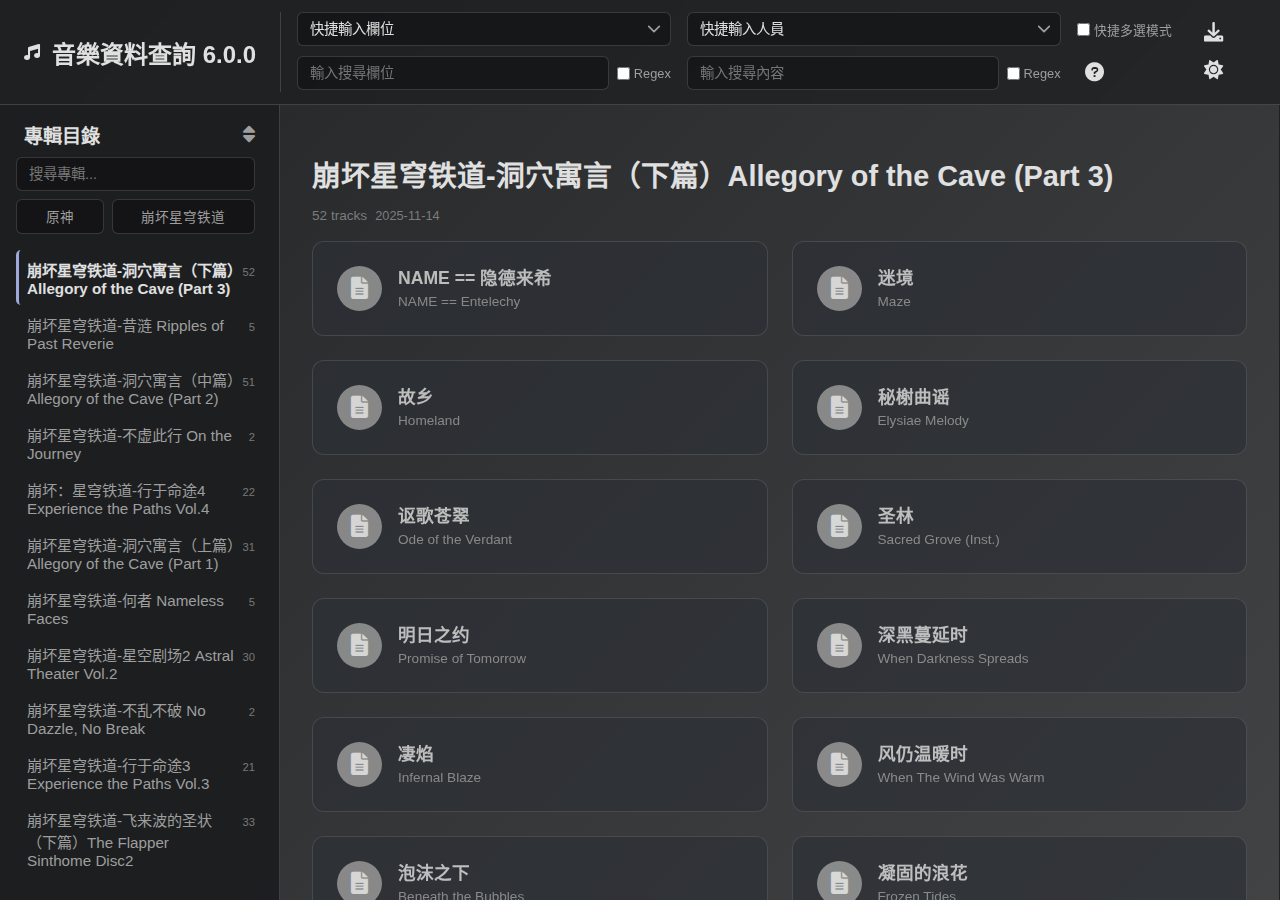
<file: index.html>
<!DOCTYPE html>
<html lang="zh-CN">
<head>
  <meta charset="UTF-8">
  <meta name="viewport" content="width=device-width, initial-scale=1.0">
  <title>音樂資料查詢</title>
  <link href="https://cdnjs.cloudflare.com/ajax/libs/font-awesome/6.0.0/css/all.min.css" rel="stylesheet">
  <link rel="stylesheet" href="style.css">
</head>
<body class="dark-theme">

  <div class="page-container">
    <header class="header">
      <div class="header-left">
        <button id="tocToggleMobile" class="toc-toggle-mobile" aria-label="開啟專輯目錄">
          <i class="fas fa-bars"></i>
        </button>
        <i class="fas fa-music"></i>
        <h2>音樂資料查詢 6.0.0</h2>
      </div>
<div class="search-controls">
        <div class="search-layout-grid">
          <select id="shortcutField" class="shortcut-select"></select>
          <select id="shortcutPersonnel" class="shortcut-select">
            <option value="">快捷輸入人員</option>
          </select>
          <div class="regex-toggle">
            <input type="checkbox" id="multiSelectToggle">
            <label for="multiSelectToggle">快捷多選模式</label>
          </div>

          <div class="input-group">
            <div class="input-wrapper">
              <input type="search" id="searchField" placeholder="輸入搜尋欄位" class="search-input-adv" autocomplete="off">
              <span id="searchFieldPill" class="input-pill"></span>
              <button class="clear-input-btn" id="clearSearchField" title="清除欄位">&times;</button>
              <div id="field-suggestions" class="suggestions-box"></div>
            </div>
            <div class="regex-toggle">
              <input type="checkbox" id="fieldRegexToggle">
              <label for="fieldRegexToggle">Regex</label>
            </div>
          </div>
          <div class="input-group">
            <div class="input-wrapper">
              <input type="search" id="searchValue" placeholder="輸入搜尋內容" class="search-input-adv" autocomplete="off">
              <button class="clear-input-btn" id="clearSearchValue" title="清除內容">&times;</button>
              <div id="value-suggestions" class="suggestions-box"></div>
            </div>
            <div class="regex-toggle">
              <input type="checkbox" id="valueRegexToggle">
              <label for="valueRegexToggle">Regex</label>
            </div>
          </div>
          <div class="search-actions">
            <button id="searchHelpBtn" class="theme-toggle" aria-label="搜尋語法提示">
              <i class="fas fa-question-circle"></i>
            </button>
          </div>
        </div>
      </div>
      <div class="header-right">
        <button id="exportBtn" class="theme-toggle" aria-label="匯出搜尋結果">
          <i class="fas fa-download"></i>
        </button>
        <button id="themeToggle" class="theme-toggle" aria-label="切換主題">
          <i class="fas fa-sun"></i>
        </button>
      </div>
    </header>

    <div class="app-body">
      <aside class="sidebar">
        <div class="sidebar-sticky">
          <div class="sidebar-header">
            <h2>專輯目錄</h2>
            <div class="sidebar-header-right">
              <button id="sortToggle" class="sort-toggle" title="切換專輯排序">
                <i class="fas fa-sort"></i>
              </button>
              <button id="tocCollapseToggle" class="toc-collapse-toggle" title="收合/展開目錄">
                <i class="fas fa-chevron-down"></i>
              </button>
            </div>
          </div>
          <div id="collapsibleTocContent" class="collapsible-content">
            <div class="album-search-controls">
              <div class="input-wrapper">
                <input type="search" id="searchInput" placeholder="搜尋專輯..." class="search-input">
                <button class="clear-input-btn" id="clearSearchInput" title="清除搜尋">&times;</button>
              </div>
              <div class="quick-search-buttons">
                <button class="quick-search-btn" data-query="原神">原神</button>
                <button class="quick-search-btn" data-query="崩坏星穹铁道">崩坏星穹铁道</button>
              </div>
            </div>
            <nav id="toc" class="table-of-contents"></nav>
          </div>
        </div>
        <div class="resizer" id="left-resizer"></div>
      </aside>

      <main class="main-content" id="albumContainer">
        <div id="skeleton-loader">
          <div class="skeleton-summary"></div>
          <div class="music-grid">
            <div class="skeleton-card"></div><div class="skeleton-card"></div>
            <div class="skeleton-card"></div><div class="skeleton-card"></div>
            <div class="skeleton-card"></div><div class="skeleton-card"></div>
          </div>
          <div class="skeleton-summary"></div>
          <div class="music-grid">
            <div class="skeleton-card"></div><div class="skeleton-card"></div>
            <div class="skeleton-card"></div>
          </div>
        </div>
      </main>

      <aside id="details-sidebar" class="details-sidebar">
        <button id="close-sidebar-btn" class="close-btn">&times;</button>
        <div id="sidebar-content" class="sidebar-content"></div>
        <div class="resizer" id="right-resizer"></div>
      </aside>
    </div>
  </div>

  <div id="sticky-player" class="sticky-player">
    <button id="close-sticky-player-btn" class="close-btn mini-close-btn">&minus;</button>
    
    <div class="sticky-player-inner">
      <div id="sticky-player-content"></div>
    </div>
    </div>

  <div id="sidebar-backdrop" class="sidebar-backdrop"></div>
  <div id="details-backdrop" class="details-backdrop"></div>
  
  <div id="helpModal" class="help-modal">
    <div class="help-modal-content">
      <button class="help-modal-close">&times;</button>
      <h2>搜尋語法提示</h2>
      <div class="help-section">
        <h4>1. 關鍵字搜尋 (預設模式)</h4>
        <p><strong>多關鍵字</strong>: 輸入多個詞，會找出<strong>同時包含</strong>所有關鍵字的曲目 (AND 關係)。</p>
        <p class="example" data-field-value="作曲" data-search-value="苑迪萌 姜以君"><em>舉例:</em> 快捷输入「作曲」并在「內容」搜尋 <code>苑迪萌 姜以君</code>，會找到所有由 <code>苑迪萌 姜以君</code> 參與 <code>作曲</code> 的曲目。<button class="apply-example-btn">套用</button></p>
        <p><strong>完整詞組</strong>: 使用 <code>"英文雙引號"</code> 包覆文字，可搜尋完整的詞組。</p>
        <p class="example" data-field-value='' data-search-value='"Budapest Scoring Orchestra"'><em>舉例:</em> 在「內容」搜尋 <code>"Budapest Scoring Orchestra"</code> 可精確查詢，避免查詢到單獨的 <code>Orchestra</code> 造成結果中出現其他樂團。<button class="apply-example-btn">套用</button></p>
      </div>
      <div class="help-section">
        <h4>2. 正規表示式 (Regex)</h4>
        <p>勾選 "Regex" 後啟用，可用於模糊、複雜的模式匹配。以下為常用規則：</p>
        <ul class="help-regex-list">
          <li><code>|</code> (或): 匹配多個項目中的任意一個。</li>
          <li class="example" data-field-value="作曲" data-search-value="丁谦|李洋" data-value-regex="true"><em>舉例:</em> 在欄位中選擇「作曲」，並於「內容」搜尋 <code>丁谦|李洋</code>，會找到丁谦**或**李洋作曲的所有曲目。<button class="apply-example-btn">套用</button></li>

          <li><code>^</code> (開頭): 匹配文字的開頭。</li>
          <li class="example" data-field-value="作曲" data-search-value="^尤裴佳" data-value-regex="true"><em>舉例:</em> 在欄位中選擇「作曲」，並於「內容」搜尋 <code>^尤裴佳</code>，只會找到作曲家列表**開頭**是尤裴佳的曲目。<button class="apply-example-btn">套用</button></li>
          
          <li><code>$</code> (結尾): 匹配文字的結尾。</li>
          <li class="example" data-search-value="\(HOYO-MiX\)$" data-value-regex="true"><em>舉例:</em> 在任意欄位中，於「內容」搜尋 <code>\(HOYO-MiX\)$</code>，會找到所有以 `(HOYO-MiX)` 結尾的資訊 (注意 `()` 需用 `\` 轉義)。<button class="apply-example-btn">套用</button></li>

          <li><code>()</code> (分組): 將多個字元組合成一個單元，常用於搭配 `|`。</li>
          <li class="example" data-field-value="作曲" data-search-value="(陈|车)子(玉|敏)" data-value-regex="true"><em>舉例:</em> 在欄位中選擇「作曲」，搜尋 <code>(陈|车)子(玉|敏)</code>，會找到…陈子敏和车子玉作曲的曲目(doge)。<button class="apply-example-btn">套用</button></li>
          
          <li><code>.</code> (任意單字元): 匹配除換行符外的任意一個字元。</li>
          <li class="example" data-field-value="作曲" data-search-value=".子." data-value-regex="true"><em>舉例:</em> 在欄位中選擇「作曲」，搜尋 <code>.子.</code>…也會找到陈子敏和车子玉作曲的曲目(doge)。<button class="apply-example-btn">套用</button></li>
        </ul>
        <p class="help-warning">注意：不合法的 Regex 語法會導致輸入框變紅且搜尋無效。</p>
      </div>
    </div>
  </div>

  <div id="exportModal" class="help-modal">
    <div class="help-modal-content">
      <button id="exportModalClose" class="help-modal-close">&times;</button>
      <h2>匯出搜尋結果</h2>
      <div class="export-options">
        <div class="export-option-group">
          <h4>匯出欄位</h4>
          <label><input type="radio" name="exportFields" value="matched" checked> 僅匯出搜尋匹配的欄位</label>
          <label><input type="radio" name="exportFields" value="all"> 匯出全部欄位</label>
        </div>
      </div>
      <button id="confirmExportBtn" class="load-player-btn" style="width: auto; margin-top: 1.5rem;">確認匯出</button>
    </div>
  </div>


  <script src="script.js?v=6.0.0" defer></script>
</body>
</html>
</file>
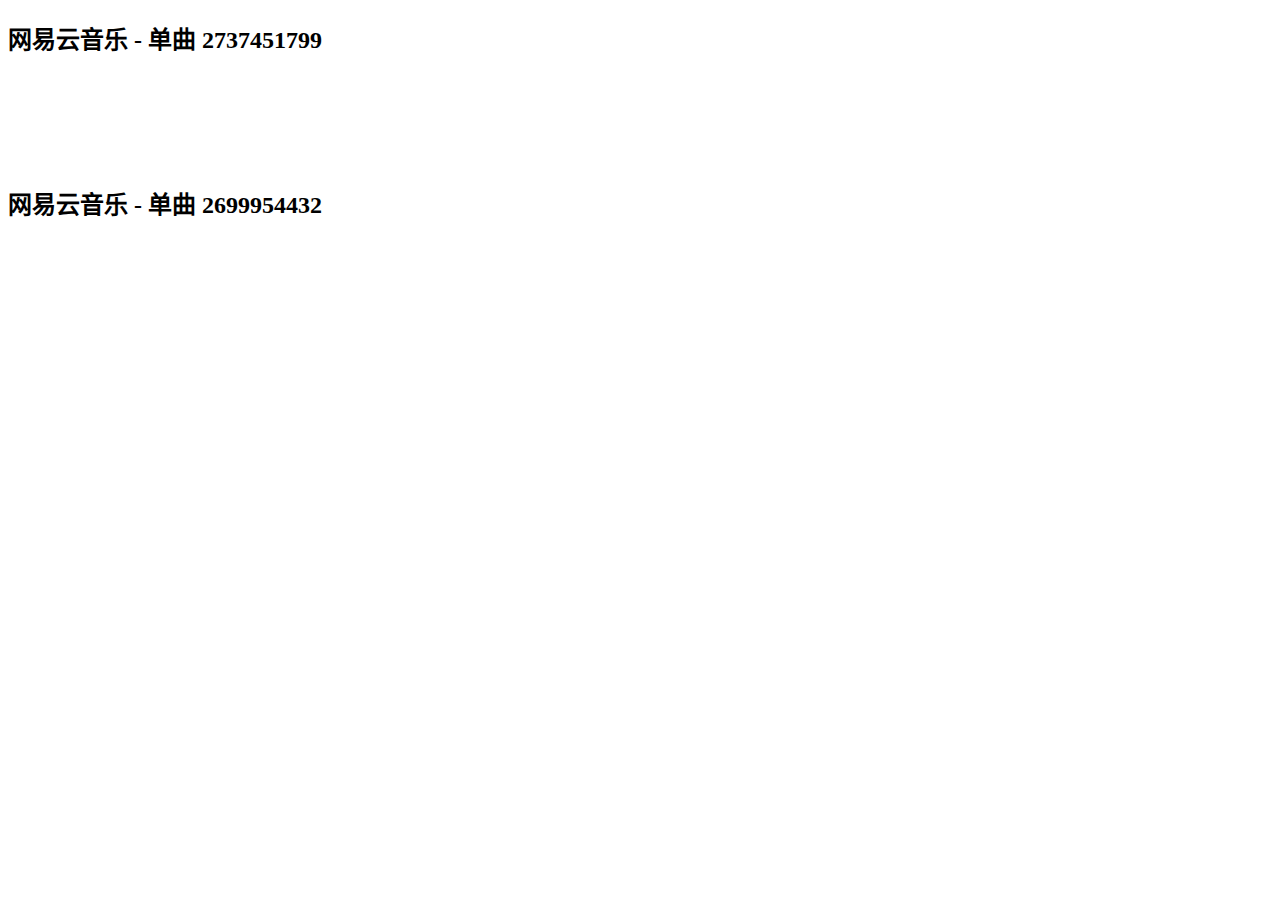
<file: pages/index.html>
<!DOCTYPE html>
<html lang="zh-CN">
<head>
  <meta charset="UTF-8">
  <title>网易云音乐外链播放器 - 单曲示例</title>
</head>
<body>
  <h2>网易云音乐 - 单曲 2737451799</h2>
  <iframe frameborder="no" border="0" marginwidth="0" marginheight="0" width="330" height="86"
    src="https://music.163.com/outchain/player?type=2&id=2737451799&auto=0&height=66">
  </iframe>
  <h2>网易云音乐 - 单曲 2699954432</h2>
  <iframe frameborder="no" border="0" marginwidth="0" marginheight="0" width="330" height="86"
    src="https://music.163.com/outchain/player?type=2&id=2699954432&auto=0&height=66">
  </iframe>
</body>
</html>
</file>
<file: style.css>
/* --- THEMES --- */
:root {
  --font-family: 'Segoe UI', Tahoma, Geneva, Verdana, sans-serif;
  --transition-fast: 0.3s ease;
  --transition-med: 0.4s ease;
  --header-height: 60px;
}

.dark-theme {
  --bg-gradient: linear-gradient(135deg, #232526 0%, #414345 100%);
  --bg-header: rgba(28, 30, 32, 0.7);
  --bg-sidebar: rgba(28, 30, 32, 0.95);
  --bg-main-content: transparent;
  --bg-card: rgba(45, 48, 53, 0.85);
  --bg-card-hover: rgba(55, 58, 63, 0.9);
  --bg-input: rgba(0, 0, 0, 0.3);
  --bg-details-sidebar: #1e2022;
  --text-primary: #e0e0e0;
  --text-secondary: #9e9e9e;
  --border-color: rgba(255, 255, 255, 0.15);
  --shadow-color: rgba(0, 0, 0, 0.4);
  --primary-accent: #9fa8da;
  --text-on-accent: #121212;
}

.light-theme {
  --bg-gradient: linear-gradient(135deg, #f5f7fa 0%, #c3cfe2 100%);
  --bg-header: rgba(255, 255, 255, 0.7);
  --bg-sidebar: rgba(255, 255, 255, 0.95);
  --bg-main-content: transparent;
  --bg-card: rgba(255, 255, 255, 0.85);
  --bg-card-hover: rgba(255, 255, 255, 1);
  --bg-input: rgba(0, 0, 0, 0.05);
  --bg-details-sidebar: #f8f9fa;
  --text-primary: #333;
  --text-secondary: #666;
  --border-color: rgba(0, 0, 0, 0.1);
  --shadow-color: rgba(0, 0, 0, 0.1);
  --primary-accent: #5c6bc0;
  --text-on-accent: #ffffff;
}

/* --- BASE & LAYOUT --- */
* {
  margin: 0;
  padding: 0;
  box-sizing: border-box;
}

/* Scrollbar — Firefox */
* {
  scrollbar-width: thin;
  scrollbar-color: var(--border-color) transparent;
}

/* Scrollbar — Webkit (Chrome, Edge, Safari) */
::-webkit-scrollbar {
  width: 6px;
  height: 6px;
}

::-webkit-scrollbar-track {
  background: transparent;
}

::-webkit-scrollbar-thumb {
  background: var(--border-color);
  border-radius: 3px;
}

::-webkit-scrollbar-thumb:hover {
  background: var(--text-secondary);
}

html {
  scroll-behavior: smooth;
  overflow: hidden;
}

body {
  font-family: var(--font-family);
  background: var(--bg-gradient);
  color: var(--text-primary);
  transition: background var(--transition-med), color var(--transition-med);
  overflow: hidden;
}

.page-container {
  display: flex;
  flex-direction: column;
  height: 100vh;
}

.header {
  display: flex;
  align-items: center;
  padding: 0.75rem 1.5rem;
  background: var(--bg-header);
  backdrop-filter: blur(10px);
  border-bottom: 1px solid var(--border-color);
  flex-shrink: 0;
  gap: 1.5rem;
  z-index: 1100;
  transition: padding-bottom 0.3s ease-out;
}

.app-body {
  display: flex;
  flex: 1;
  overflow: hidden;
  position: relative;
}

.sidebar {
  width: 280px;
  flex-shrink: 0;
  background: var(--bg-sidebar);
  border-right: 1px solid var(--border-color);
  padding: 1rem;
  position: relative;
  overflow-y: auto;
}

.sidebar-sticky {
  display: flex;
  flex-direction: column;
  height: 100%;
}

.main-content {
  flex: 1;
  overflow-y: auto;
  padding: 2rem;
  transition: margin-right var(--transition-fast);
}

.main-content::-webkit-scrollbar-thumb {
  background: transparent;
}

.main-content:hover::-webkit-scrollbar-thumb {
  background: var(--border-color);
}

.hidden {
  display: none !important;
}

/* --- HEADER & CONTROLS --- */
.header-left {
  display: flex;
  align-items: center;
  gap: 0.75rem;
  font-size: 1rem;
  white-space: nowrap;
}

.search-controls {
  display: flex;
  flex-grow: 1;
  align-items: center;
  gap: 1rem;
  flex-wrap: wrap;
}

.search-layout-grid {
  display: grid;
  grid-template-columns: 1fr 1fr auto;
  grid-template-rows: auto auto;
  gap: 0.5rem 1rem;
  /* 上下間距0.5rem, 左右間距1rem */
  align-items: center;
  border-left: 1px solid var(--border-color);
  padding-left: 1rem;
  width: 100%;
}

.search-actions {
  display: flex;
  align-items: center;
  justify-content: flex-start;
}

.search-column {
  display: flex;
  flex-direction: column;
  gap: 0.5rem;
  min-width: 0;
}

.search-options {
  padding-bottom: 0.5rem;
  /* Visually align checkbox with input text */
}

.input-group {
  display: flex;
  align-items: center;
  gap: 0.5rem;
}

.input-group .input-wrapper {
  flex-grow: 1;
  position: relative;
}

.regex-toggle {
  display: flex;
  align-items: center;
  gap: 0.25rem;
  font-size: 0.8rem;
  color: var(--text-secondary);
  white-space: nowrap;
}

.regex-toggle input {
  cursor: pointer;
}

.search-input,
.search-input-adv,
.shortcut-select {
  background: var(--bg-input);
  border: 1px solid var(--border-color);
  color: var(--text-primary);
  border-radius: 6px;
  padding: 0.5rem 0.75rem;
  font-size: 0.9rem;
  width: 100%;
}

.search-input-adv.invalid-regex {
  border-color: #e53935;
  box-shadow: 0 0 5px rgba(229, 57, 53, 0.5);
}

.search-input {
  min-width: auto;
}

.search-input-adv {
  min-width: unset;
}

.input-wrapper {
  position: relative;
  display: flex;
  align-items: center;
}

.input-wrapper .search-input,
.input-wrapper .search-input-adv {
  padding-right: 2rem;
}

.clear-input-btn {
  position: absolute;
  right: 0.5rem;
  top: 50%;
  transform: translateY(-50%);
  background: none;
  border: none;
  color: var(--text-secondary);
  cursor: pointer;
  font-size: 1.2rem;
  line-height: 1;
  padding: 0.2rem;
  display: none;
}

.input-wrapper input:not(:placeholder-shown)~.clear-input-btn {
  display: block;
}

.shortcut-select {
  -webkit-appearance: none;
  appearance: none;
  background-image: url("data:image/svg+xml,%3csvg xmlns='http://www.w3.org/2000/svg' viewBox='0 0 16 16'%3e%3cpath fill='none' stroke='%239e9e9e' stroke-linecap='round' stroke-linejoin='round' stroke-width='2' d='M2 5l6 6 6-6'/%3e%3c/svg%3e");
  background-repeat: no-repeat;
  background-position: right 0.5rem center;
  background-size: 1em;
  padding-right: 2rem;
}

.shortcut-select option {
  background: var(--bg-details-sidebar);
  color: var(--text-primary);
}

.theme-toggle {
  background: none;
  border: none;
  color: var(--text-primary);
  font-size: 1.2rem;
  cursor: pointer;
  padding: 0.5rem;
}


/* --- PILL-LIKE INPUT STYLE --- */
.input-pill {
  display: none;
  align-items: center;
  position: absolute;
  left: 1px;
  top: 1px;
  bottom: 1px;
  padding: 0 0.75rem;
  background-color: var(--primary-accent);
  color: var(--text-on-accent);
  border-radius: 5px;
  font-size: 0.85rem;
  font-weight: 500;
  max-width: calc(100% - 2.5rem);
  white-space: nowrap;
  overflow: hidden;
  text-overflow: ellipsis;
  pointer-events: none;
}

.input-wrapper.is-pilled .search-input-adv {
  color: transparent;
  caret-color: var(--text-primary);
}

.input-wrapper.is-pilled .input-pill {
  display: inline-flex;
}

.input-wrapper.is-pilled .clear-input-btn {
  z-index: 2;
}


/* --- AUTOCOMPLETE SUGGESTIONS --- */
.suggestions-box {
  display: none;
  position: absolute;
  top: 100%;
  left: 0;
  right: 0;
  background: var(--bg-details-sidebar);
  border: 1px solid var(--border-color);
  border-radius: 0 0 8px 8px;
  z-index: 1200;
  box-shadow: 0 8px 16px var(--shadow-color);
  max-height: calc(5 * (2.2rem + 2px));
  overflow-y: auto;
}

.suggestion-item {
  padding: 0.6rem 0.8rem;
  cursor: pointer;
  font-size: 0.9rem;
  color: var(--text-secondary);
  white-space: nowrap;
  overflow: hidden;
  text-overflow: ellipsis;
}

.suggestion-item:hover,
.suggestion-item.is-active {
  background-color: var(--bg-input);
  color: var(--text-primary);
}

/* --- LEFT SIDEBAR --- */
.sidebar-header {
  display: flex;
  justify-content: space-between;
  align-items: center;
  margin-bottom: 0.5rem;
  padding: 0 0.5rem;
}

.sidebar-header h2 {
  font-size: 1.2rem;
}

.sidebar-header-right {
  display: flex;
  align-items: center;
  gap: 0.5rem;
}

.sort-toggle {
  background: none;
  border: none;
  color: var(--text-secondary);
  font-size: 1.2rem;
  cursor: pointer;
}

.toc-collapse-toggle {
  display: none;
  background: none;
  border: none;
  color: var(--text-secondary);
  font-size: 1.2rem;
  cursor: pointer;
  padding: 0.2rem;
  transition: transform 0.3s ease;
}

.collapsible-content.is-collapsed .toc-collapse-toggle {
  transform: rotate(-90deg);
}

.album-search-controls {
  padding: 0 0.5rem 1rem 0;
}

.album-search-controls .input-wrapper {
  margin-bottom: 0.5rem;
}

.quick-search-buttons {
  display: flex;
  gap: 0.5rem;
}

.quick-search-btn {
  flex-grow: 1;
  background: var(--bg-input);
  border: 1px solid var(--border-color);
  color: var(--text-secondary);
  padding: 0.4rem;
  border-radius: 6px;
  cursor: pointer;
  font-size: 0.85rem;
  transition: all 0.2s ease;
}

.quick-search-btn:hover {
  background: var(--border-color);
  color: var(--text-primary);
}

.collapsible-content {
  overflow: auto;
  max-height: 100vh;
  transition: max-height 0.5s ease-out;
}

.table-of-contents {
  flex: 1;
  overflow-y: auto;
}

.table-of-contents a {
  display: block;
  padding: 0.5rem;
  text-decoration: none;
  color: var(--text-secondary);
  border-radius: 5px;
  transition: all 0.2s ease;
  font-size: 0.95rem;
  border-left: 3px solid transparent;
}

.table-of-contents a:hover {
  background: var(--border-color);
  color: var(--text-primary);
}

.table-of-contents a.active-toc-link {
  background: none;
  color: var(--text-primary);
  font-weight: 600;
  border-left-color: var(--primary-accent);
}

.table-of-contents a.is-inactive {
  opacity: 0.5;
  pointer-events: none;
}

/* --- TRACK COUNT & DISC BADGES --- */
.table-of-contents a {
  display: flex;
  align-items: baseline;
  gap: 0.5rem;
  flex-wrap: wrap;
}

.toc-title-text {
  flex: 1;
  min-width: 0;
  overflow: hidden;
  text-overflow: ellipsis;
}

.toc-meta {
  display: flex;
  align-items: center;
  gap: 0.35rem;
  flex-shrink: 0;
}

.track-count-badge {
  font-size: 0.7rem;
  font-weight: 400;
  color: var(--text-secondary);
  white-space: nowrap;
  line-height: 1.4;
  opacity: 0.7;
}

.disc-badge {
  font-size: 0.65rem;
  font-weight: 500;
  color: var(--text-secondary);
  white-space: nowrap;
  line-height: 1.4;
  opacity: 0.7;
}

/* Album Summary badges */
.album-summary {
  display: flex;
  align-items: baseline;
  gap: 0.75rem;
  flex-wrap: wrap;
}

.album-summary-meta {
  display: flex;
  align-items: center;
  gap: 0.5rem;
  flex-shrink: 0;
}

.track-count-badge-large {
  font-size: 0.85rem;
}

.disc-badge-large {
  font-size: 0.8rem;
}

/* Disc separator within multi-disc albums */
.disc-separator {
  display: flex;
  align-items: center;
  gap: 0.75rem;
  margin: 1.25rem 0 0.75rem;
  padding: 0;
}

.disc-separator-label {
  font-size: 0.8rem;
  font-weight: 500;
  color: var(--text-secondary);
  white-space: nowrap;
  display: flex;
  align-items: center;
  gap: 0.4rem;
  flex-shrink: 0;
}

.disc-separator-label i {
  font-size: 0.75rem;
}

.disc-separator-line {
  flex: 1;
  height: 1px;
  background: linear-gradient(90deg, var(--border-color), transparent);
}

/* Album date */
.album-date {
  color: var(--text-secondary);
  font-size: 0.8rem;
  font-weight: 400;
  opacity: 0.7;
  white-space: nowrap;
}


/* --- MAIN CONTENT & CARDS --- */
.album-section {
  margin-bottom: 2rem;
}

.album-summary {
  font-size: 1.8rem;
  font-weight: 600;
  padding: 1rem 0;
  color: var(--text-primary);
}

.music-grid {
  display: grid;
  grid-template-columns: repeat(auto-fill, minmax(300px, 1fr));
  gap: 1.5rem;
}

.music-card {
  background: var(--bg-card);
  border-radius: 12px;
  padding: 1.5rem;
  border: 1px solid var(--border-color);
  transition: all var(--transition-fast);
  cursor: pointer;
  display: flex;
  align-items: center;
  gap: 1rem;
}

.music-card:hover {
  transform: translateY(-5px);
  background: var(--bg-card-hover);
  box-shadow: 0 10px 30px var(--shadow-color);
}

.music-icon {
  width: 45px;
  height: 45px;
  background: linear-gradient(135deg, #667eea, #764ba2);
  border-radius: 50%;
  display: flex;
  align-items: center;
  justify-content: center;
  flex-shrink: 0;
}

.music-icon i {
  color: #fff;
  font-size: 1.4rem;
}

.track-info {
  min-width: 0;
}

.track-info h3 {
  font-size: 1.1rem;
  line-height: 1.4;
  margin-bottom: 0.2rem;
  white-space: normal;
  overflow: hidden;
  text-overflow: ellipsis;
}

.track-info p {
  font-size: 0.85rem;
  color: var(--text-secondary);
  line-height: 1.2;
  white-space: normal;
  display: block;
}

.music-card.no-id {
  opacity: 0.8;
}

.music-card.no-id .music-icon {
  background: var(--text-secondary);
}

.music-card.no-id:hover {
  transform: translateY(-5px);
  background: var(--bg-card-hover);
  box-shadow: 0 10px 30px var(--shadow-color);
}

.no-id-message {
  text-align: center;
  padding: 1rem;
  background: var(--bg-input);
  border-radius: 8px;
  color: var(--text-secondary);
  margin-top: 1.5rem;
}

.matched-info {
  display: none;
  font-size: 0.8rem;
  margin-top: 0.5rem;
  padding-top: 0.5rem;
  border-top: 1px solid var(--border-color);
  line-height: 1.4;
  max-height: 6.5em;
  overflow-y: auto;
}

.matched-info p {
  margin: 0 0 0.25rem 0;
  font-size: inherit;
  line-height: inherit;
  white-space: normal;
  word-break: break-all;
  color: var(--text-primary);
  padding-right: 0.5rem;
}

.matched-info strong {
  color: var(--primary-accent);
  font-weight: 600;
  margin-right: 0.5em;
}

/* --- DETAILS SIDEBAR (RIGHT / DOCKED) --- */
.details-sidebar {
  width: 0;
  background: var(--bg-details-sidebar);
  flex-shrink: 0;
  overflow: hidden;
  transition: width var(--transition-fast), padding var(--transition-fast);
  height: 100%;
  display: flex;
  flex-direction: column;
  border-left: 1px solid transparent;
  position: relative;
}

.details-sidebar.is-open {
  width: 400px;
  border-left: 1px solid var(--border-color);
}

.sidebar-content {
  padding: 1.5rem;
  padding-top: 4rem;
  overflow-y: auto;
  min-width: 370px;
}

.sidebar-content h2 {
  font-size: 1.5rem;
  margin-bottom: 0.25rem;
}

.sidebar-content .track-id {
  color: var(--text-secondary);
  margin-bottom: 0.5rem;
}

.sidebar-content .track-position {
  color: var(--text-secondary);
  font-size: 0.85rem;
  font-weight: 400;
  margin-bottom: 1.5rem;
  opacity: 0.8;
}

.sidebar-content .details-list p {
  margin-bottom: 0.75rem;
  font-size: 0.95rem;
}

.sidebar-content .details-list strong {
  color: var(--primary-accent);
}

.sidebar-content .player-container {
  margin-top: 1.5rem;
}

.load-player-btn {
  background: var(--primary-accent);
  color: white;
  border: none;
  padding: 0.75rem 1.5rem;
  border-radius: 8px;
  font-size: 1rem;
  cursor: pointer;
  width: 100%;
}

.close-btn {
  position: absolute;
  top: 0.75rem;
  right: 1rem;
  background: none;
  border: none;
  font-size: 2rem;
  color: var(--text-secondary);
  cursor: pointer;
  display: block;
  z-index: 2;
}

/* --- STICKY PLAYER --- */
#sticky-player-content {
  position: relative;
  width: 100%;
  height: 86px;
}

.sticky-player {
  position: fixed;
  bottom: 1.5rem;
  right: 1.5rem;
  width: 350px;
  background: var(--bg-details-sidebar);
  border-radius: 12px;
  box-shadow: 0 10px 30px var(--shadow-color);
  border: 1px solid var(--border-color);
  z-index: 1010;
  opacity: 0;
  transform: translateY(20px);
  transition: opacity var(--transition-fast), transform var(--transition-fast);
  pointer-events: none;
}

.sticky-player.is-visible {
  opacity: 1;
  transform: translateY(0);
  pointer-events: auto;
}

.sticky-player-inner {
  width: 100%;
  height: 100%;
  overflow: hidden;
  border-radius: inherit;
  position: relative;
}

.mini-close-btn {
  position: absolute;
  top: -12px;
  right: -12px;
  width: 26px;
  height: 26px;
  font-size: 1.1rem;
  font-weight: 600;
  background: var(--bg-details-sidebar);
  border: 1px solid var(--border-color);
  border-radius: 50%;
  display: flex;
  align-items: center;
  justify-content: center;
  line-height: 1;
  box-shadow: 0 2px 5px var(--shadow-color);
  z-index: 1002;
  transition: transform 0.2s ease;
  cursor: pointer;
}

.mini-close-btn:hover {
  transform: scale(1.1);
}

@keyframes spin {
  to {
    transform: rotate(360deg);
  }
}

@keyframes loading-border-sweep {
  from {
    transform: translateX(-100%);
  }

  to {
    transform: translateX(100%);
  }
}

.sticky-player.is-loading .sticky-player-inner::before {
  content: '';
  position: absolute;
  top: 0;
  left: 0;
  width: 100%;
  height: 2px;
  background: linear-gradient(90deg, transparent, var(--primary-accent), transparent);
  animation: loading-border-sweep 1.5s linear infinite;
  z-index: 1003;
}


/* --- SKELETON LOADER --- */
@keyframes shimmer {
  100% {
    transform: translateX(100%);
  }
}

#skeleton-loader .skeleton-summary {
  width: 40%;
  height: 3rem;
  margin-bottom: 1.5rem;
  background: var(--bg-card);
  border-radius: 8px;
}

#skeleton-loader .skeleton-card {
  background: var(--bg-card);
  border-radius: 12px;
  height: 90px;
  position: relative;
  overflow: hidden;
}

#skeleton-loader .skeleton-card::after {
  content: '';
  position: absolute;
  top: 0;
  left: 0;
  right: 0;
  bottom: 0;
  transform: translateX(-100%);
  background: linear-gradient(90deg, transparent, var(--border-color), transparent);
  animation: shimmer 1.5s infinite;
}

/* --- RESIZER STYLES --- */
.resizer {
  position: absolute;
  top: 0;
  width: 10px;
  height: 100%;
  cursor: ew-resize;
  z-index: 20;
}

.sidebar .resizer {
  right: 0;
}

.details-sidebar .resizer {
  left: 0;
}

.resizer:hover {
  background-color: var(--primary-accent);
  opacity: 0.3;
}

/* --- HELP MODAL STYLES --- */
.help-modal {
  display: none;
  position: fixed;
  inset: 0;
  background: rgba(0, 0, 0, 0.6);
  z-index: 2000;
  justify-content: center;
  align-items: center;
  backdrop-filter: blur(5px);
}

.help-modal-content {
  background: var(--bg-details-sidebar);
  padding: 2rem;
  border-radius: 12px;
  border: 1px solid var(--border-color);
  width: 90%;
  max-width: 1200px;
  position: relative;
  box-shadow: 0 10px 40px var(--shadow-color);
  max-height: 80vh;
  overflow-y: auto;
}

.help-modal-close {
  position: absolute;
  top: 0.75rem;
  right: 1rem;
  background: none;
  border: none;
  font-size: 2rem;
  color: var(--text-secondary);
  cursor: pointer;
}

.help-modal-content h2 {
  margin-top: 0;
  margin-bottom: 1.5rem;
  color: var(--primary-accent);
}

.help-section {
  margin-bottom: 1.5rem;
}

.help-section h4 {
  margin-bottom: 0.5rem;
  font-size: 1.1rem;
}

.help-section p {
  font-size: 0.95rem;
  line-height: 1.6;
  color: var(--text-secondary);
}

.help-regex-list {
  list-style-type: none;
  padding: 0;
  font-size: 0.9rem;
  margin-top: 0.75rem;
  line-height: 1.8;
}

.help-regex-list li {
  display: flex;
  align-items: center;
  margin-bottom: 0.2rem;
}

.help-regex-list li code {
  font-family: Consolas, monaco, monospace;
  color: var(--primary-accent);
  background-color: var(--bg-input);
  padding: 0.1rem 0.4rem;
  border-radius: 4px;
  margin-right: 1rem;
  text-align: center;
  flex-shrink: 0;
}

.help-warning {
  font-size: 0.85rem !important;
  color: #ffab40 !important;
  margin-top: 1rem;
}

.export-options {
  display: flex;
  gap: 2rem;
  margin-top: 1.5rem;
  flex-wrap: wrap;
}

.export-option-group h4 {
  margin-bottom: 0.75rem;
  font-size: 1.1rem;
  color: var(--text-primary);
}

.export-option-group label {
  display: block;
  margin-bottom: 0.5rem;
  cursor: pointer;
  color: var(--text-secondary);
}

.export-option-group input {
  margin-right: 0.5rem;
  vertical-align: middle;
}

/* --- MOBILE UI --- */
.toc-toggle-mobile {
  display: none;
}

.sidebar-backdrop,
.details-backdrop {
  display: none;
  position: fixed;
  inset: 0;
  background: rgba(0, 0, 0, 0.5);
  z-index: 1000;
}

.sidebar-backdrop.is-visible,
.details-backdrop.is-visible {
  display: block;
}

.toc-toggle-mobile {
  display: none;
}

@media (max-width: 768px) {
  .header {
    flex-direction: row;
    justify-content: space-between;
    align-items: center;
    gap: 0;
    padding: 0.75rem 1rem;
    height: auto;
    flex-wrap: wrap;
  }

  .header-left {
    order: -1;
    flex-shrink: 0;
  }

  .header-left h1 {
    display: none;
  }

  .toc-toggle-mobile {
    display: block;
    background: none;
    border: none;
    font-size: 1.5rem;
    color: var(--text-primary);
    cursor: pointer;
    padding: 0.25rem 0.5rem;
  }

  .search-controls {
    flex-grow: 1;
    flex-basis: 100%;
    border-left: none;
    padding-left: 0;
    order: 1;
    margin-top: 0.5rem;
    transition: max-height 0.3s ease-out, margin-top 0.3s ease-out, opacity 0.2s ease-out, visibility 0.3s;
    max-height: 500px;
    overflow: hidden;
    opacity: 1;
    visibility: visible;
  }

  .header.search-hidden .search-controls {
    max-height: 0;
    margin-top: 0;
    opacity: 0;
    visibility: hidden;
  }

  .search-layout-grid {
    grid-template-columns: 1fr;
    gap: 0.75rem;
    border-left: none;
    padding-left: 0;
    align-items: stretch;
  }

  .search-options {
    padding-bottom: 0;
  }

  .search-layout-grid .input-wrapper .search-input-adv {
    min-width: unset;
  }

  .app-body {
    flex-direction: column;
    overflow-y: auto;
  }

  .sidebar {
    position: fixed;
    top: 0;
    height: 100vh;
    padding-top: 4.5rem;
    left: 0;
    bottom: 0;
    width: min(85vw, 400px);
    transform: translateX(-100%);
    transition: transform var(--transition-fast);
    z-index: 1001;
    border-right: 1px solid var(--border-color);
    overflow-y: auto;
  }

  .sidebar.is-open {
    transform: translateX(0);
  }

  .sidebar .resizer {
    display: none;
  }

  .collapsible-content {
    padding: 0;
  }

  .toc-collapse-toggle {
    display: block;
  }

  .collapsible-content.is-collapsed {
    max-height: 0;
    padding-top: 0;
    padding-bottom: 0;
  }

  .album-search-controls {
    padding: 0.5rem 0;
  }

  .table-of-contents {
    padding-bottom: 0.5rem;
  }

  .table-of-contents a {
    padding: 1rem;
    font-size: 1.1rem;
  }

  .details-sidebar {
    position: fixed;
    top: 33vh;
    height: auto;
    right: 0;
    bottom: 0;
    width: min(85vw, 400px);
    max-width: 100%;
    transform: translateX(100%);
    transition: transform var(--transition-fast);
    z-index: 1002;
    border-left: 1px solid var(--border-color);
    padding: 0;
    border-top-left-radius: 16px;
    border-top-right-radius: 16px;
  }

  .details-sidebar .close-btn {
    display: none;
  }

  .details-sidebar.is-open {
    transform: translateX(0);
  }

  .sidebar-content {
    padding: 1.5rem;
    min-width: unset;
    overflow-y: auto;
    position: relative;
    z-index: 1;
  }

  .sticky-player {
    bottom: 1rem;
    right: 1rem;
    width: calc(100% - 2rem);
  }
}

.help-section p.example,
.help-regex-list li.example {
  font-style: italic;
  color: var(--text-secondary);
  background-color: var(--bg-input);
  padding: 0.5rem 0.8rem;
  border-radius: 4px;
  margin-top: 0.25rem;
  position: relative;
  padding-right: 4rem;
}

.help-section p.example em,
.help-regex-list li.example em {
  font-weight: bold;
  margin-right: 0.5em;
}

.apply-example-btn {
  position: absolute;
  right: 0.5rem;
  top: 50%;
  transform: translateY(-50%);
  background: var(--primary-accent);
  color: var(--text-on-accent);
  border: none;
  border-radius: 5px;
  padding: 0.3rem 0.6rem;
  font-size: 0.8rem;
  cursor: pointer;
  transition: opacity 0.2s;
}

.apply-example-btn:hover {
  opacity: 0.85;
}


/* --- NEW STYLES FOR MINIMIZED PLAYER AND INTERACTIONS --- */

.sticky-player.is-minimized {
  opacity: 0;
  transform: translateY(20px) scale(0.8);
  pointer-events: none;
}

.minimized-player {
  position: fixed;
  bottom: 1.5rem;
  right: 1.5rem;
  width: 55px;
  height: 55px;
  background: var(--primary-accent);
  border-radius: 50%;
  display: flex;
  align-items: center;
  justify-content: center;
  box-shadow: 0 4px 15px var(--shadow-color);
  cursor: grab;
  z-index: 1005;
  transform: scale(0);
  transition: transform 0.3s ease, left 0.3s ease-out, right 0.3s ease-out, top 0.3s ease-out;
  user-select: none;
  /* Prevent text selection while dragging */
}

.minimized-player.is-visible {
  transform: scale(1);
}

.minimized-player:active {
  cursor: grabbing;
  transform: scale(1.1);
}

.minimized-player i {
  color: var(--text-on-accent);
  font-size: 1.4rem;
  pointer-events: none;
  /* Ensure clicks go to the parent for dragging */
}
</file>
